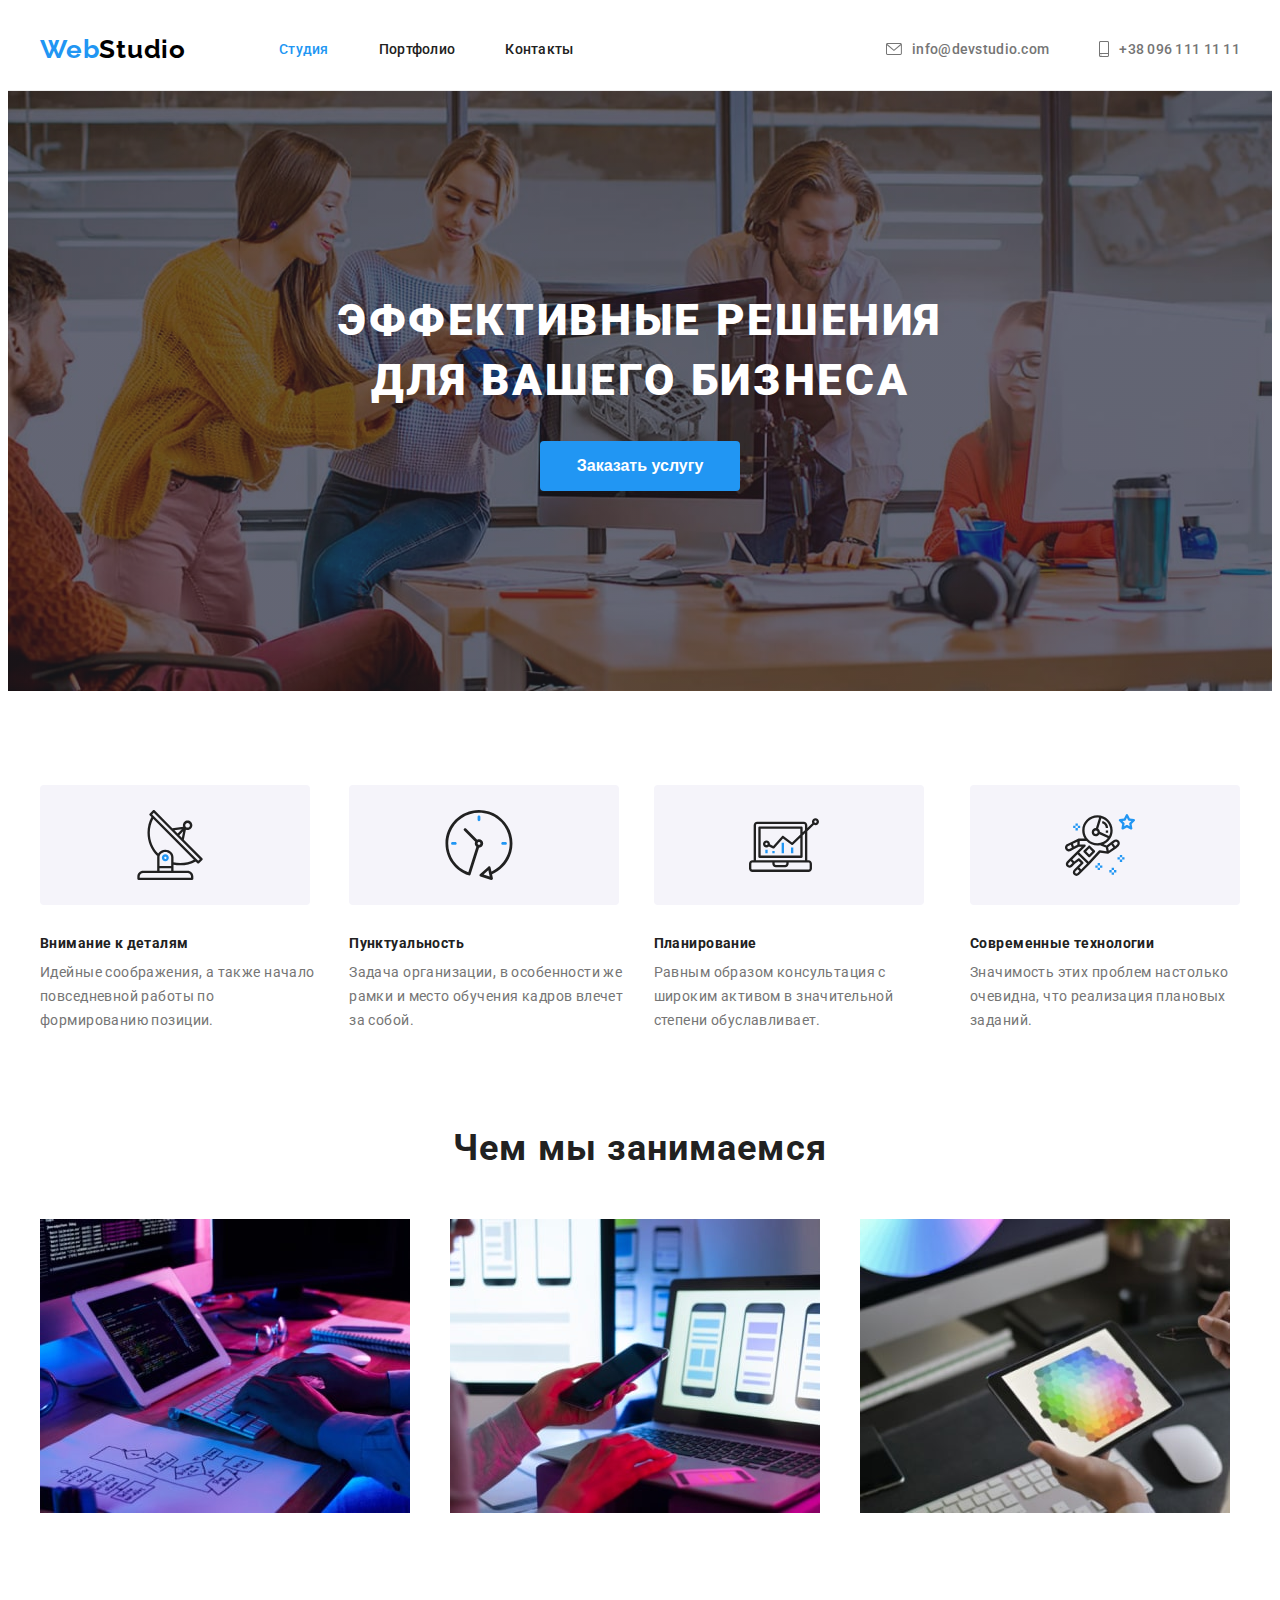
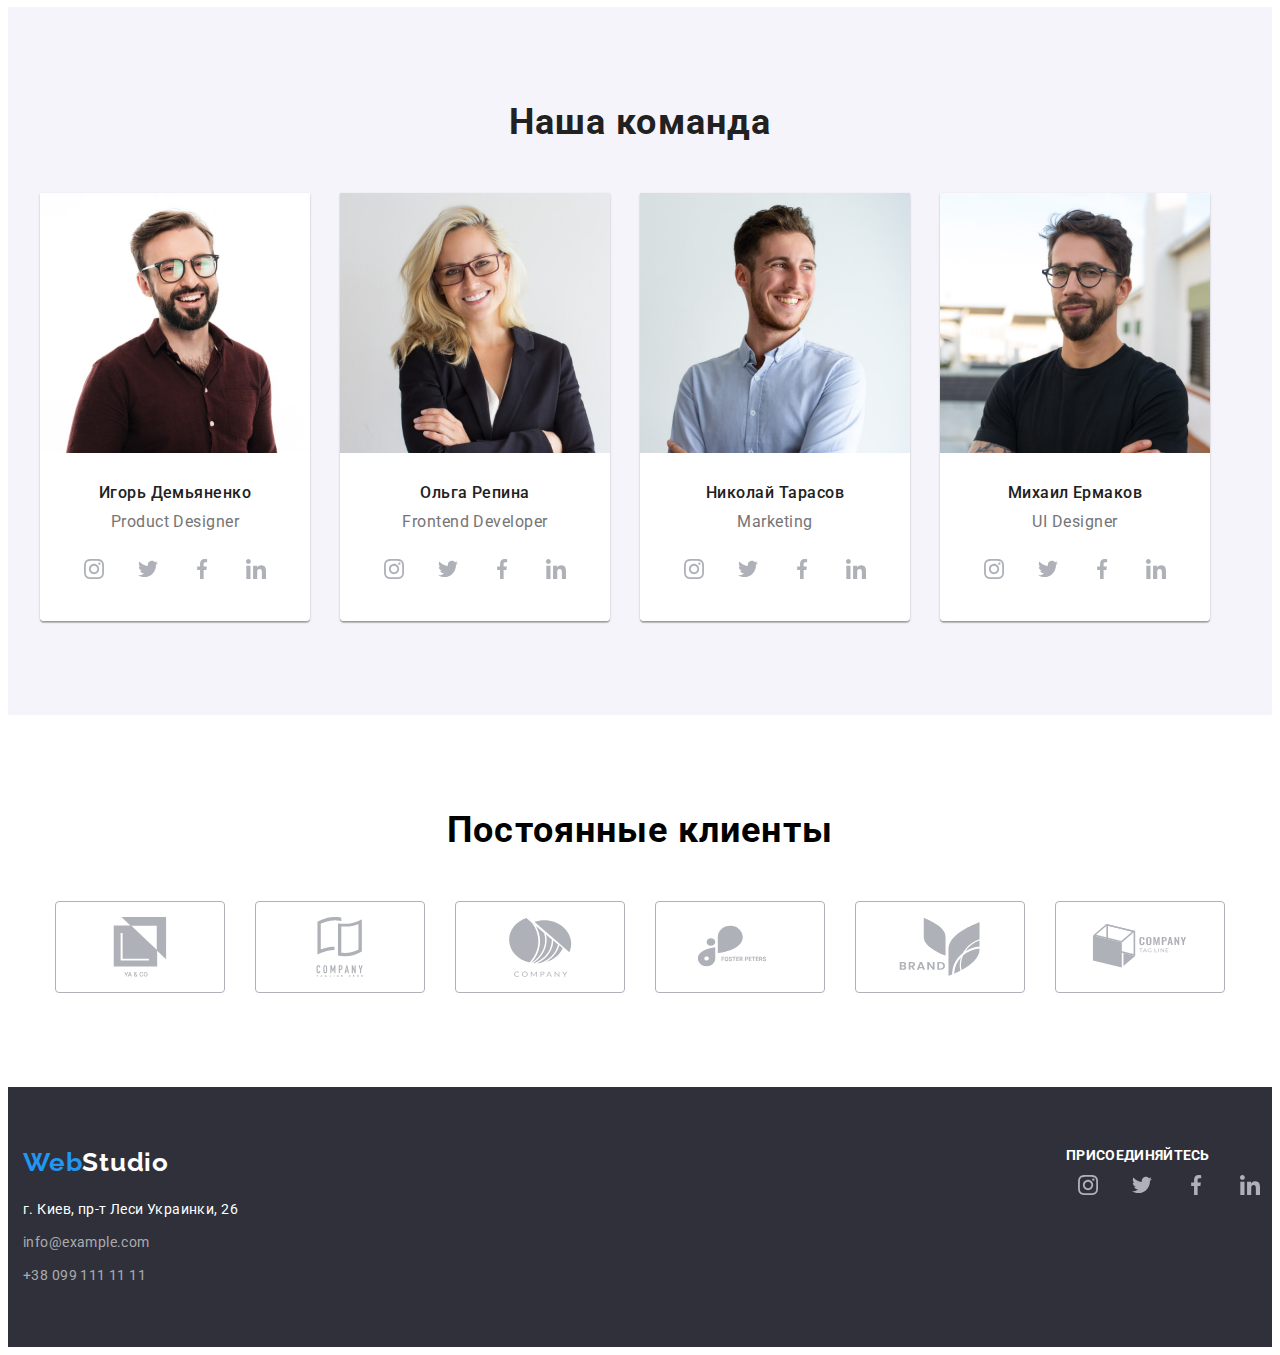
<file: index.html>
<!DOCTYPE html>
<html lang="ru">

<head>
    <meta charset="UTF-8">
    <meta http-equiv="X-UA-Compatible" content="IE=edge">
    <meta name="viewport" content="width=device-width, initial-scale=1.0">
    <title>Document</title>
    <link rel="preconnect" href="https://fonts.googleapis.com">
    <link rel="preconnect" href="https://fonts.gstatic.com" crossorigin>
    <link
        href="https://fonts.googleapis.com/css2?family=Raleway:wght@700&family=Roboto:wght@400;500;700;900&display=swap"
        rel="stylesheet">
    <link rel="stylesheet" href="https://cdnjs.cloudflare.com/ajax/libs/modern-normalize/1.1.0/modern-normalize.min.css"
        integrity="sha512-wpPYUAdjBVSE4KJnH1VR1HeZfpl1ub8YT/NKx4PuQ5NmX2tKuGu6U/JRp5y+Y8XG2tV+wKQpNHVUX03MfMFn9Q=="
        crossorigin="anonymous" referrerpolicy="no-referrer" />
    <link rel="stylesheet" href="./css/style.css">
</head>

<body>
    <header class="header">
        <div class="container header-container">
            <nav class="header-nav">
                <a href="./portfolio.html" class="header-logo link"><span class="logo-web">Web</span>Studio</a>
                <ul class="nav-list">
                    <li class="nav-item"><a class="nav-link link current" href="">Студия</a></li>
                    <li class="nav-item"><a class="nav-link link" href="./portfolio.html">Портфолио</a></li>
                    <li class="nav-item"><a class="nav-link link" href="">Контакты</a></li>
                </ul>
            </nav>
            <ul class="header-contact">
                <li class="header-contact-item"><a class="header-contact-link link" href="mailto:info@devstudio.com">
                        <svg class="contact-icon" width="16" height="12">
                            <use href="./img-jpeg/icon/sprite.svg#icon-envelope"></use>
                        </svg>info@devstudio.com</a></li>
                <li class="header-contact-item"><a class="header-contact-link link" href="tel:+380961111111">
                        <svg class="contact-icon" width="10" height="16">
                            <use href="./img-jpeg/icon/sprite.svg#icon-smartphone"></use>
                        </svg>+38 096 111
                        11
                        11</a></li>
            </ul>
        </div>
    </header>
    <main>
        <section class="hero">
            <div class="hero-container container">
                <h1 class="hero-title">Эффективные решения для вашего бизнеса</h1>
                <button class="btn" type="button">Заказать услугу</button>
            </div>
        </section>
        <section class="section">
            <div class="container">
                <h2 class="visually-hidden">Наши преймущества</h2>
                <ul class="hero-list list">
                    <li class="hero-item">
                        <div class="hero-div-svg">
                            <svg class="contact-icon" width="70" height="70">
                                <use href="./img-jpeg/icon/sprite.svg#icon-antenna"></use>
                            </svg>
                        </div>
                        <h3 class="hero-item-title">Внимание к деталям</h3>
                        <p class="hero-item-text">Идейные соображения, а также начало повседневной работы по
                            формированию позиции.</p>
                    </li>
                    <li class="hero-item">
                        <div class="hero-div-svg">
                            <svg class="contact-icon" width="70" height="70">
                                <use href="./img-jpeg/icon/sprite.svg#icon-clock"></use>
                            </svg>
                        </div>
                        <h3 class="hero-item-title">Пунктуальность</h3>
                        <p class="hero-item-text">Задача организации, в особенности же рамки и место обучения кадров
                            влечет за собой.</p>
                    </li>
                    <li class="hero-item">
                        <div class="hero-div-svg">
                            <svg class="contact-icon" width="70" height="70">
                                <use href="./img-jpeg/icon/sprite.svg#icon-diagram"></use>
                            </svg>
                        </div>
                        <h3 class="hero-item-title">Планирование</h3>
                        <p class="hero-item-text">Равным образом консультация с широким активом в значительной степени
                            обуславливает.</p>
                    </li>
                    <li class="hero-item">
                        <div class="hero-div-svg">
                            <svg class="contact-icon" width="70" height="70">
                                <use href="./img-jpeg/icon/sprite.svg#icon-astronaut"></use>
                            </svg>
                        </div>
                        <h3 class="hero-item-title">Современные технологии</h3>
                        <p class="hero-item-text">Значимость этих проблем настолько очевидна, что реализация плановых
                            заданий.</p>
                    </li>
                </ul>
            </div>
        </section>
        <section class="section skills">
            <div class="container">
                <h2 class="skills-title">Чем мы занимаемся</h2>
                <ul class="skills-list">
                    <li class="skills-item">
                        <img src="./img-jpeg/about/box1.jpg" alt="программирование">
                    </li>
                    <li class="skills-item"><img src="./img-jpeg/about/box2.jpg" alt="мобильные приложения">
                    </li>
                    <li class="skills-item"><img src="./img-jpeg/about/box3.jpg" alt="игры">
                    </li>
                </ul>
            </div>
        </section>
        <section class="section team">
            <div class="container">
                <h2 class="team-title">Наша команда</h2>
                <ul class="team-list">
                    <li class="team-item">
                        <img class="team-img" src="./img-jpeg/team/igor.jpg" alt="Игорь" width="270" height="260">
                        <div class="team-div">
                            <h3 class="team-item-title">Игорь Демьяненко</h3>
                            <p class="team-item-text" lang="en">Product Designer</p>
                            <ul class="team-social social-list">
                                <li class="social-item list">
                                    <a href="" class="social-link link">
                                        <svg class="social-icon">
                                            <use href="./img-jpeg/icon/sprite.svg#icon-instagram "></use>
                                        </svg>
                                    </a>
                                </li>
                                <li class="social-item list">
                                    <a href="" class="social-link link">
                                        <svg class="social-icon">
                                            <use href="./img-jpeg/icon/sprite.svg#icon-twitter "></use>
                                        </svg>
                                    </a>
                                </li>
                                <li class="social-item list">
                                    <a href="" class="social-link link">
                                        <svg class="social-icon">
                                            <use href="./img-jpeg/icon/sprite.svg#icon-facebook "></use>
                                        </svg>
                                    </a>
                                </li>
                                <li class="social-item list">
                                    <a href="" class="social-link link">
                                        <svg class="social-icon">
                                            <use href="./img-jpeg/icon/sprite.svg#icon-linkedin "></use>
                                        </svg>
                                    </a>
                                </li>
                            </ul>
                        </div>
                    </li>
                    <li class="team-item">
                        <img class="team-img" src="./img-jpeg/team/olga.jpg" alt="Ольга" width="270" height="260">
                        <div class="team-div">
                            <h3 class="team-item-title">Ольга Репина</h3>
                            <p class="team-item-text" lang="en">Frontend Developer</p>
                            <ul class="team-social social-list">
                                <li class="social-item list">
                                    <a href="" class="social-link link">
                                        <svg class="social-icon">
                                            <use href="./img-jpeg/icon/sprite.svg#icon-instagram "></use>
                                        </svg>
                                    </a>
                                </li>
                                <li class="social-item list">
                                    <a href="" class="social-link link">
                                        <svg class="social-icon">
                                            <use href="./img-jpeg/icon/sprite.svg#icon-twitter "></use>
                                        </svg>
                                    </a>
                                </li>
                                <li class="social-item list">
                                    <a href="" class="social-link link">
                                        <svg class="social-icon">
                                            <use href="./img-jpeg/icon/sprite.svg#icon-facebook "></use>
                                        </svg>
                                    </a>
                                </li>
                                <li class="social-item list">
                                    <a href="" class="social-link link">
                                        <svg class="social-icon">
                                            <use href="./img-jpeg/icon/sprite.svg#icon-linkedin "></use>
                                        </svg>
                                    </a>
                                </li>
                            </ul>
                        </div>
                    </li>
                    <li class="team-item">
                        <img class="team-img" src="./img-jpeg/team/nikolay.jpg" alt="Николай" width="270" height="260">
                        <div class="team-div">
                            <h3 class="team-item-title">Николай Тарасов</h3>
                            <p class="team-item-text" lang="en">Marketing</p>
                            <ul class="team-social social-list">
                                <li class="social-item list">
                                    <a href="" class="social-link link">
                                        <svg class="social-icon">
                                            <use href="./img-jpeg/icon/sprite.svg#icon-instagram "></use>
                                        </svg>
                                    </a>
                                </li>
                                <li class="social-item list">
                                    <a href="" class="social-link link">
                                        <svg class="social-icon">
                                            <use href="./img-jpeg/icon/sprite.svg#icon-twitter "></use>
                                        </svg>
                                    </a>
                                </li>
                                <li class="social-item list">
                                    <a href="" class="social-link link">
                                        <svg class="social-icon">
                                            <use href="./img-jpeg/icon/sprite.svg#icon-facebook "></use>
                                        </svg>
                                    </a>
                                </li>
                                <li class="social-item list">
                                    <a href="" class="social-link link">
                                        <svg class="social-icon">
                                            <use href="./img-jpeg/icon/sprite.svg#icon-linkedin "></use>
                                        </svg>
                                    </a>
                                </li>
                            </ul>
                        </div>
                    </li>
                    <li class="team-item">
                        <img class="team-img" src="./img-jpeg/team/mikhail.jpg" alt="Михаил" width="270" height="260">
                        <div class="team-div">
                            <h3 class="team-item-title">Михаил Ермаков</h3>
                            <p class="team-item-text" lang="en">UI Designer</p>
                            <ul class="team-social social-list">
                                <li class="social-item list">
                                    <a href="" class="social-link link">
                                        <svg class="social-icon">
                                            <use href="./img-jpeg/icon/sprite.svg#icon-instagram "></use>
                                        </svg>
                                    </a>
                                </li>
                                <li class="social-item list">
                                    <a href="" class="social-link link">
                                        <svg class="social-icon">
                                            <use href="./img-jpeg/icon/sprite.svg#icon-twitter "></use>
                                        </svg>
                                    </a>
                                </li>
                                <li class="social-item list">
                                    <a href="" class="social-link link">
                                        <svg class="social-icon">
                                            <use href="./img-jpeg/icon/sprite.svg#icon-facebook "></use>
                                        </svg>
                                    </a>
                                </li>
                                <li class="social-item list">
                                    <a href="" class="social-link link">
                                        <svg class="social-icon">
                                            <use href="./img-jpeg/icon/sprite.svg#icon-linkedin "></use>
                                        </svg>
                                    </a>
                                </li>
                            </ul>
                        </div>
                    </li>
                </ul>
            </div>
        </section>
        <section class="section">
            <h2 class="clients-title">Постоянные клиенты</h2>
            <ul class="clients-list ">
                <li class="clients-item"><a class="clients-link" href=""><svg class="clients-svg" width="106"
                            height="60">
                            <use href="./img-jpeg/icon/sprite.svg#icon-group "></use>
                        </svg></a></li>
                <li class="clients-item"><a class="clients-link" href=""><svg class="clients-svg" width="106"
                            height="60">
                            <use href="./img-jpeg/icon/sprite.svg#icon-group1 "></use>
                        </svg></a></li>
                <li class="clients-item"><a class="clients-link" href=""><svg class="clients-svg" width="106"
                            height="60">
                            <use href="./img-jpeg/icon/sprite.svg#icon-group2 "></use>
                        </svg></a></li>
                <li class="clients-item"><a class="clients-link" href=""><svg class="clients-svg" width="106"
                            height="60">
                            <use href="./img-jpeg/icon/sprite.svg#icon-group3 "></use>
                        </svg></a></li>
                <li class="clients-item"><a class="clients-link" href=""><svg class="clients-svg" width="106"
                            height="60">
                            <use href="./img-jpeg/icon/sprite.svg#icon-group4 "></use>
                        </svg></a></li>
                <li class="clients-item"><a class="clients-link" href=""><svg class="clients-svg" width="106"
                            height="60">
                            <use href="./img-jpeg/icon/sprite.svg#icon-group5 "></use>
                        </svg></a></li>
            </ul>
        </section>
    </main>
    <footer class="footer">
        <div class="container">
            <a href="./portfolio.html" class="footer-logo link"><span class="logo-web">Web</span>Studio</a>
            <address>
                <ul class="footer-list">
                    <li class="footer-item">
                        <a class="footer-item-addres link" href="google.maps">г. Киев, пр-т Леси Украинки, 26</a>
                    </li>
                    <li class="footer-item">
                        <a class="footer-item-link link" href="mailto:info@example.com">info@example.com</a>
                    </li>
                    <li class="footer-item">
                        <a class="footer-item-link link" href="tel:+380991111111">+38 099 111 11 11</a>
                    </li>
                </ul>
            </address>
        </div>
        <div>
            <p class="footer-text">присоединяйтесь</p>
            <ul class="team-social social-list">
                <li class="social-item list">
                    <a href="" class="social-link link">
                        <svg class="social-icon">
                            <use href="./img-jpeg/icon/sprite.svg#icon-instagram "></use>
                        </svg>
                    </a>
                </li>
                <li class="social-item list">
                    <a href="" class="social-link link">
                        <svg class="social-icon">
                            <use href="./img-jpeg/icon/sprite.svg#icon-twitter "></use>
                        </svg>
                    </a>
                </li>
                <li class="social-item list">
                    <a href="" class="social-link link">
                        <svg class="social-icon">
                            <use href="./img-jpeg/icon/sprite.svg#icon-facebook "></use>
                        </svg>
                    </a>
                </li>
                <li class="social-item list">
                    <a href="" class="social-link link">
                        <svg class="social-icon">
                            <use href="./img-jpeg/icon/sprite.svg#icon-linkedin "></use>
                        </svg>
                    </a>
                </li>
            </ul>
        </div>
    </footer>
</body>

</html>
</file>
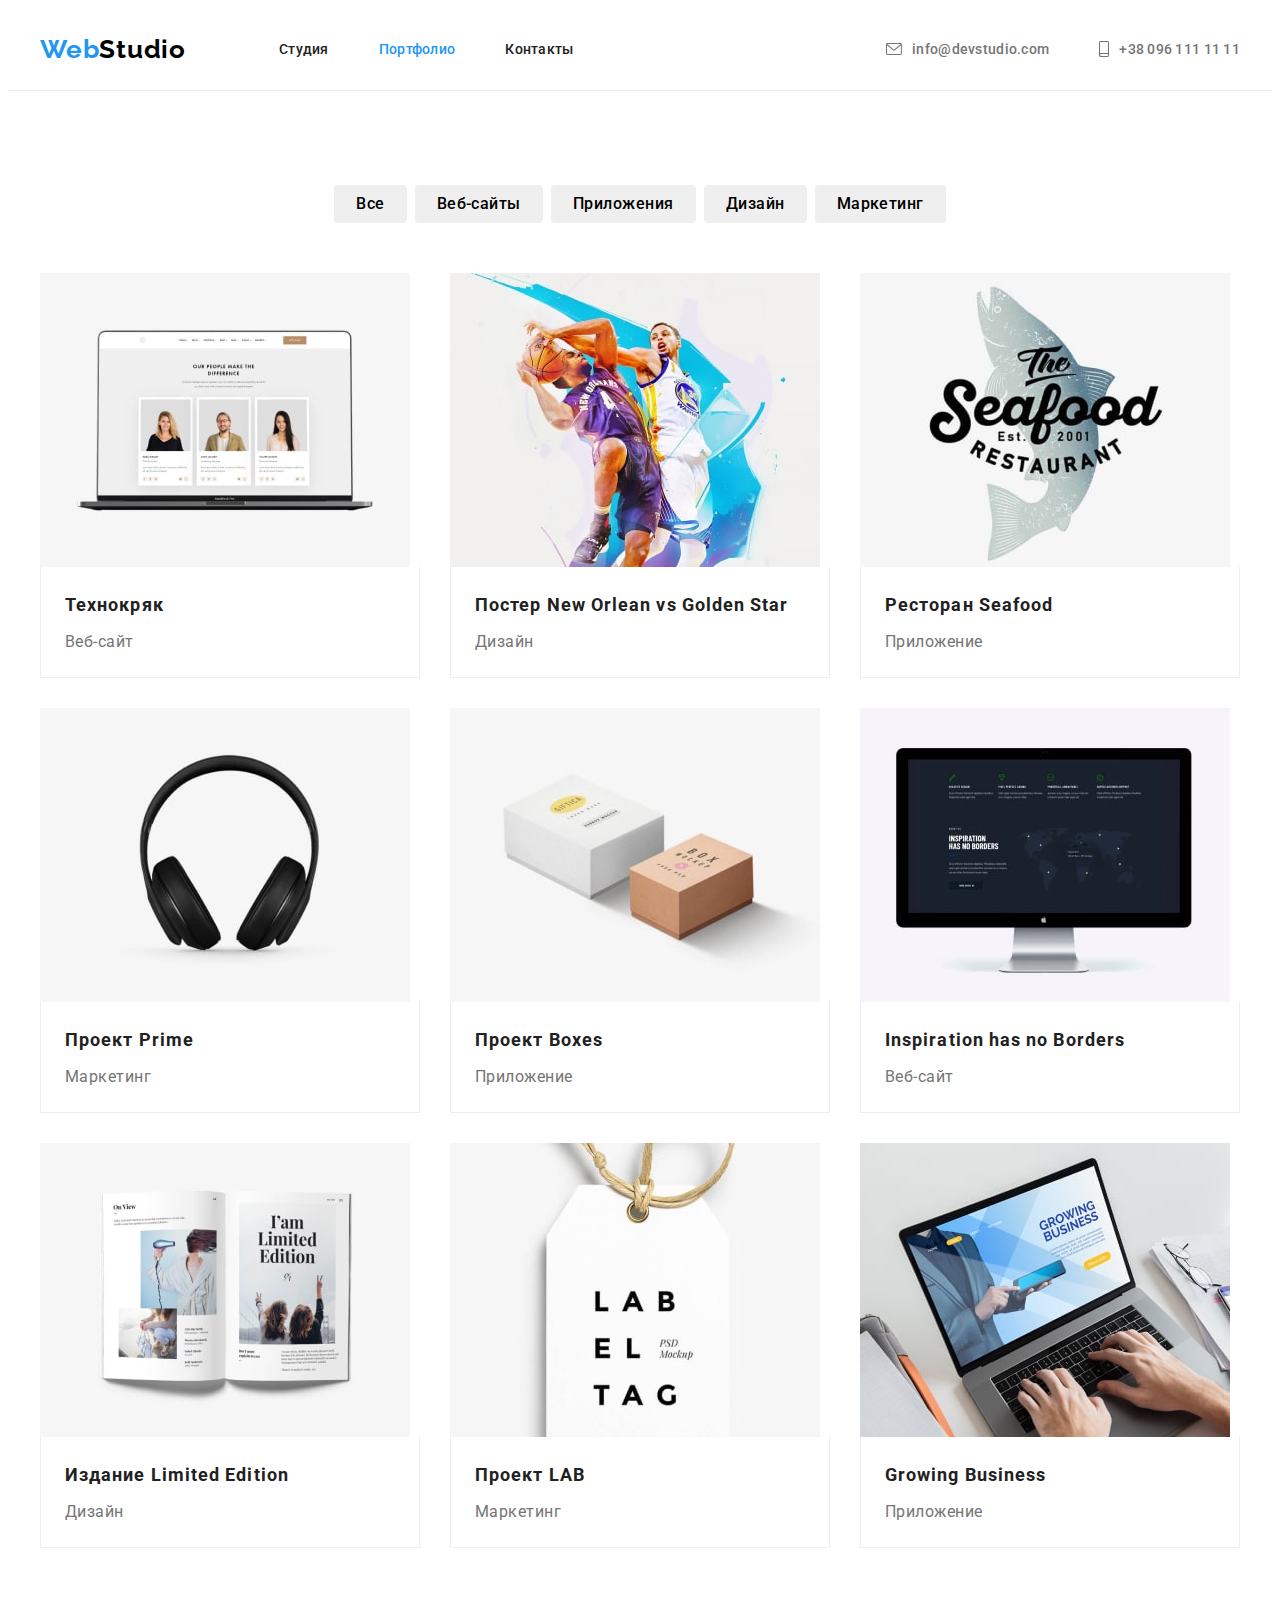
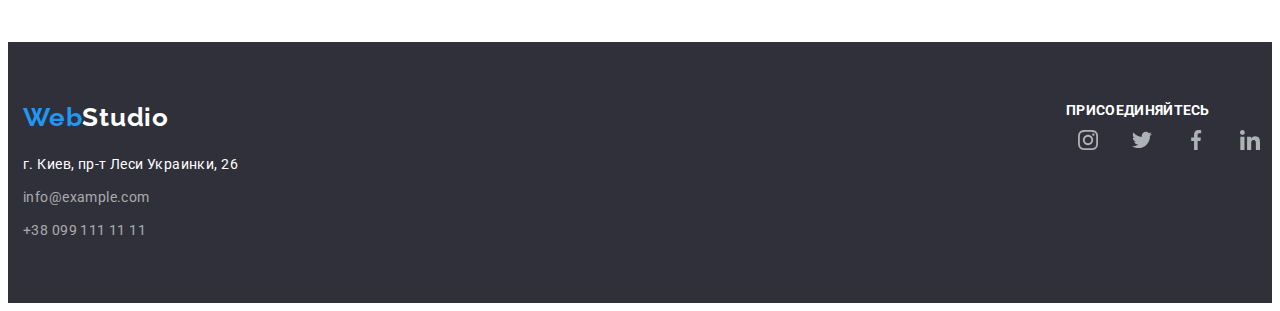
<file: portfolio.html>
<!DOCTYPE html>
<html lang="ru">

<head>
    <meta charset="UTF-8">
    <meta http-equiv="X-UA-Compatible" content="IE=edge">
    <meta name="viewport" content="width=device-width, initial-scale=1.0">
    <title>Document</title>
    <link rel="preconnect" href="https://fonts.googleapis.com">
    <link rel="preconnect" href="https://fonts.gstatic.com" crossorigin>
    <link
        href="https://fonts.googleapis.com/css2?family=Raleway:wght@700&family=Roboto:wght@400;500;700;900&display=swap"
        rel="stylesheet">
    <link rel="stylesheet" href="https://cdnjs.cloudflare.com/ajax/libs/modern-normalize/1.1.0/modern-normalize.min.css"
        integrity="sha512-wpPYUAdjBVSE4KJnH1VR1HeZfpl1ub8YT/NKx4PuQ5NmX2tKuGu6U/JRp5y+Y8XG2tV+wKQpNHVUX03MfMFn9Q=="
        crossorigin="anonymous" referrerpolicy="no-referrer" />
    <link rel="stylesheet" href="./css/style.css">
</head>

<body>
    <header class="header">
        <div class="container header-container">
            <nav class="header-nav">
                <a href="./index.html" class="header-logo link"><span class="logo-web">Web</span>Studio</a>
                <ul class="nav-list list">
                    <li class="nav-item"><a class="nav-link link" href="">Студия</a></li>
                    <li class="nav-item"><a class="nav-link link current" href="./portfolio.html">Портфолио</a></li>
                    <li class="nav-item"><a class="nav-link link" href="">Контакты</a></li>
                </ul>
            </nav>
            <ul class="header-contact list">
                <li class="header-contact-item"><a class="header-contact-link link"
                        href="mailto:info@devstudio.com"><svg class="contact-icon" width="16" height="12">
                            <use href="./img-jpeg/icon/sprite.svg#icon-envelope"></use>
                        </svg>info@devstudio.com</a>
                </li>
                <li class="header-contact-item"><a class="header-contact-link link" href="tel:+380961111111">
                        <svg class="contact-icon" width="10" height="16">
                            <use href="./img-jpeg/icon/sprite.svg#icon-smartphone"></use>
                        </svg>+38 096 111 11 11</a></li>
            </ul>
        </div>
    </header>
    <section class="section">
        <div class="container">
            <h1 class="visually-hidden">Заголовок</h1>
            <ul class="filter-list">
                <li class="filter-item">
                    <button class="filter-btn" type="button">Все</button>
                </li>
                <li class="filter-item">
                    <button class="filter-btn" type="button">Веб-сайты</button>
                </li>
                <li class="filter-item">
                    <button class="filter-btn" type="button">Приложения</button>
                </li>
                <li class="filter-item">
                    <button class="filter-btn" type="button">Дизайн</button>
                </li>
                <li class="filter-item">
                    <button class="filter-btn" type="button">Маркетинг</button>
                </li>
            </ul>
            <ul class="filter-about list">
                <li class="filter-about-item">
                    <a class="about-link link" href=""><img class="filter-img" src="./img-jpeg/portfolio/img.jpg"
                            alt="Вэб-сайт">
                        <div class="filter-container">
                            <h2 class="filter-about-title">
                                Технокряк
                            </h2>
                            <p class="filter-about-text">
                                Веб-сайт
                            </p>
                        </div>
                    </a>
                </li>
                <li class="filter-about-item">
                    <a class="about-link link" href=""><img class="filter-img" src="./img-jpeg/portfolio/img1.jpg"
                            alt="Баскет">
                        <div class="filter-container">
                            <h2 class="filter-about-title">
                                Постер New Orlean vs Golden Star
                            </h2>
                            <p class="filter-about-text">
                                Дизайн
                            </p>
                        </div>
                    </a>

                </li>
                <li class="filter-about-item">
                    <a class="about-link link" href=""><img class="filter-img" src="./img-jpeg/portfolio/img2.jpg"
                            alt="Ресторан">
                        <div class="filter-container">
                            <h2 class="filter-about-title">
                                Ресторан Seafood
                            </h2>
                            <p class="filter-about-text">
                                Приложение
                            </p>
                        </div>
                    </a>

                </li>
                <li class="filter-about-item">
                    <a class="about-link link" href=""><img class="filter-img" src="./img-jpeg/portfolio/img3.jpg"
                            alt="Наушники">
                        <div class="filter-container">
                            <h2 class="filter-about-title">
                                Проект Prime
                            </h2>
                            <p class="filter-about-text">
                                Маркетинг
                            </p>
                        </div>
                    </a>

                </li>
                <li class="filter-about-item">
                    <a class="about-link link" href=""><img class="filter-img" src="./img-jpeg/portfolio/img4.jpg"
                            alt="Коробки">
                        <div class="filter-container">
                            <h2 class="filter-about-title">
                                Проект Boxes
                            </h2>
                            <p class="filter-about-text">
                                Приложение
                            </p>
                        </div>
                    </a>

                </li>
                <li class="filter-about-item">
                    <a class="about-link link" href=""><img class="filter-img" src="./img-jpeg/portfolio/img5.jpg"
                            alt="Компьютер">
                        <div class="filter-container">
                            <h2 class="filter-about-title">
                                Inspiration has no Borders
                            </h2>
                            <p class="filter-about-text">
                                Веб-сайт
                            </p>
                        </div>
                    </a>

                </li>
                <li class="filter-about-item">
                    <a class="about-link link" href=""><img class="filter-img" src="./img-jpeg/portfolio/img6.jpg"
                            alt="Книга">
                        <div class="filter-container">
                            <h2 class="filter-about-title">
                                Издание Limited Edition
                            </h2>
                            <p class="filter-about-text">
                                Дизайн
                            </p>
                        </div>
                    </a>

                </li>
                <li class="filter-about-item">
                    <a class="about-link link" href=""><img class="filter-img" src="./img-jpeg/portfolio/img7.jpg"
                            alt="Лейбл">
                        <div class="filter-container">
                            <h2 class="filter-about-title">
                                Проект LAB
                            </h2>
                            <p class="filter-about-text">
                                Маркетинг
                            </p>
                        </div>
                    </a>

                </li>
                <li class="filter-about-item">
                    <a class="about-link link" href=""><img class="filter-img" src="./img-jpeg/portfolio/img8.jpg"
                            alt="Ноутбук">
                        <div class="filter-container">
                            <h2 class="filter-about-title">
                                Growing Business
                            </h2>
                            <p class="filter-about-text">
                                Приложение
                            </p>
                        </div>
                    </a>

                </li>
            </ul>
        </div>
    </section>
</body>
<footer class="footer">
    <div class="container-footer container">
        <a href="./index.html" class="footer-logo link"><span class="logo-web">Web</span>Studio</a>
        <address>
            <ul class="footer-list list">
                <li class="footer-item">
                    <a class="footer-item-addres link" href="google.maps">г. Киев, пр-т Леси Украинки, 26</a>
                </li>
                <li class="footer-item">
                    <a class="footer-item-link link" href="mailto:info@example.com">info@example.com</a>
                </li>
                <li class="footer-item">
                    <a class="footer-item-link link" href="tel:+380991111111">+38 099 111 11 11</a>
                </li>
            </ul>
        </address>
    </div>
    <div>
        <p class="footer-text">присоединяйтесь</p>
        <ul class="team-social social-list">
            <li class="social-item list">
                <a href="" class="social-link link">
                    <svg class="social-icon">
                        <use href="./img-jpeg/icon/sprite.svg#icon-instagram "></use>
                    </svg>
                </a>
            </li>
            <li class="social-item list">
                <a href="" class="social-link link">
                    <svg class="social-icon">
                        <use href="./img-jpeg/icon/sprite.svg#icon-twitter "></use>
                    </svg>
                </a>
            </li>
            <li class="social-item list">
                <a href="" class="social-link link">
                    <svg class="social-icon">
                        <use href="./img-jpeg/icon/sprite.svg#icon-facebook "></use>
                    </svg>
                </a>
            </li>
            <li class="social-item list">
                <a href="" class="social-link link">
                    <svg class="social-icon">
                        <use href="./img-jpeg/icon/sprite.svg#icon-linkedin "></use>
                    </svg>
                </a>
            </li>
        </ul>
    </div>
</footer>
</body>

</html>
</file>
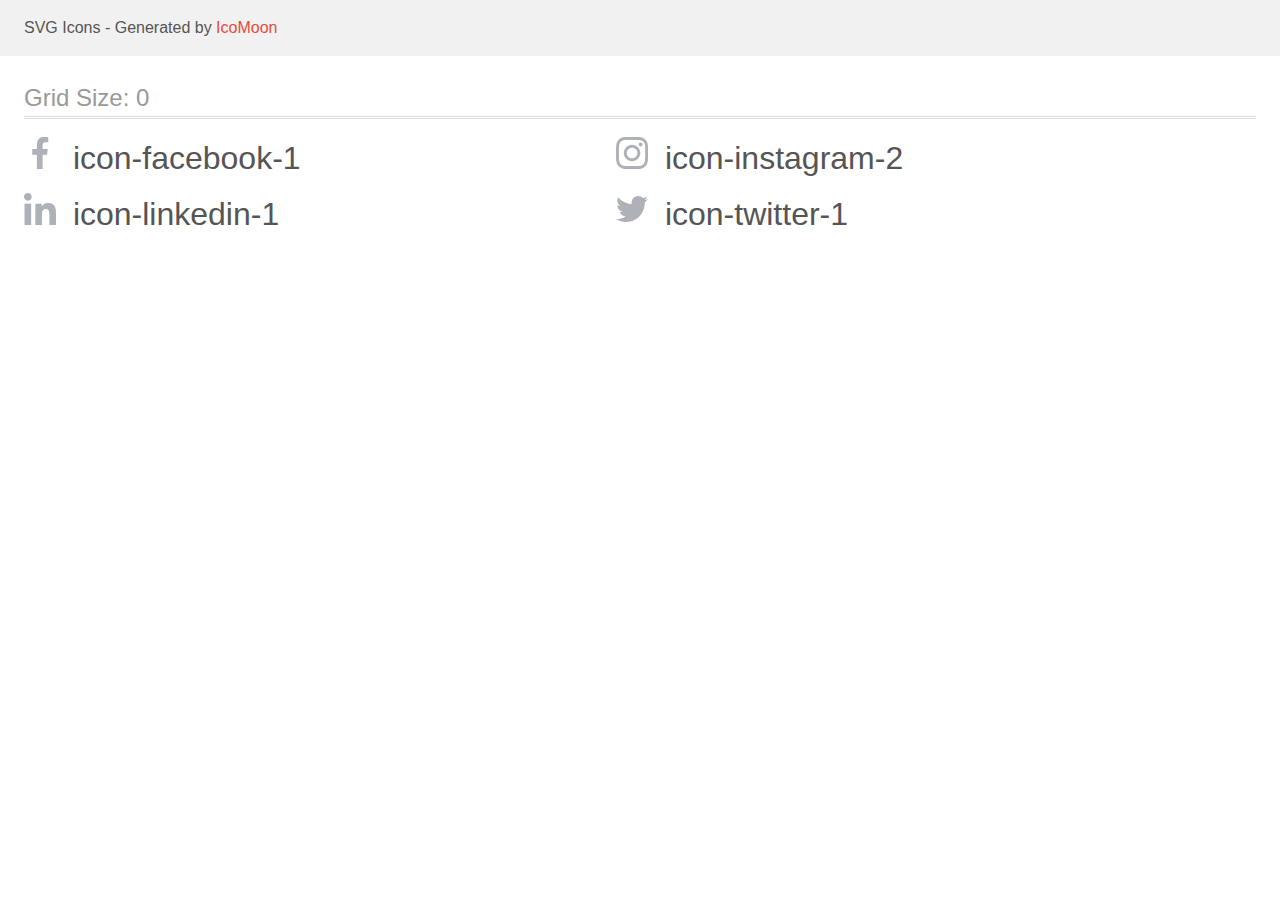
<file: img-jpeg/icon/icomoon/demo.html>
<!doctype html>
<html>
<head>
    <title>IcoMoon - SVG Icons</title>
    <meta charset="utf-8">
    <meta name="viewport" content="width=device-width, initial-scale=1">
    <link rel="stylesheet" href="demo-files/demo.css">
    <link rel="stylesheet" href="style.css">
</head>
<body>
<svg aria-hidden="true" style="position: absolute; width: 0; height: 0; overflow: hidden;" version="1.1" xmlns="http://www.w3.org/2000/svg" xmlns:xlink="http://www.w3.org/1999/xlink">
<defs>
<symbol id="icon-facebook-1" viewBox="0 0 32 32">
<path fill="#afb1b8" style="fill: var(--color1, #afb1b8)" d="M21.329 5.313h2.921v-5.088c-0.504-0.069-2.237-0.225-4.256-0.225-4.212 0-7.097 2.649-7.097 7.519v4.481h-4.648v5.688h4.648v14.312h5.699v-14.311h4.46l0.708-5.688h-5.169v-3.919c0.001-1.644 0.444-2.769 2.735-2.769z"></path>
</symbol>
<symbol id="icon-instagram-2" viewBox="0 0 32 32">
<path fill="#afb1b8" style="fill: var(--color1, #afb1b8)" d="M31.969 9.408c-0.075-1.7-0.35-2.869-0.744-3.882-0.406-1.075-1.032-2.038-1.851-2.838-0.8-0.813-1.769-1.444-2.832-1.844-1.019-0.394-2.182-0.669-3.882-0.744-1.713-0.081-2.257-0.1-6.601-0.1s-4.888 0.019-6.595 0.094c-1.7 0.075-2.869 0.35-3.882 0.744-1.075 0.406-2.038 1.031-2.838 1.85-0.813 0.8-1.444 1.769-1.844 2.832-0.394 1.019-0.669 2.182-0.744 3.882-0.081 1.713-0.1 2.257-0.1 6.601s0.019 4.888 0.094 6.595c0.075 1.7 0.35 2.869 0.744 3.882 0.406 1.075 1.038 2.038 1.85 2.838 0.8 0.813 1.769 1.444 2.832 1.844 1.019 0.394 2.182 0.669 3.882 0.744 1.706 0.075 2.25 0.094 6.595 0.094s4.888-0.019 6.595-0.094c1.7-0.075 2.869-0.35 3.882-0.744 2.151-0.832 3.851-2.532 4.682-4.682 0.394-1.019 0.669-2.182 0.744-3.882 0.075-1.707 0.094-2.251 0.094-6.595s-0.006-4.888-0.081-6.595zM29.087 22.473c-0.069 1.563-0.331 2.407-0.55 2.969-0.538 1.394-1.644 2.5-3.038 3.038-0.563 0.219-1.413 0.481-2.969 0.55-1.688 0.075-2.194 0.094-6.464 0.094s-4.782-0.019-6.464-0.094c-1.563-0.069-2.407-0.331-2.969-0.55-0.694-0.256-1.325-0.663-1.838-1.194-0.531-0.519-0.938-1.144-1.194-1.838-0.219-0.563-0.481-1.413-0.55-2.969-0.075-1.688-0.094-2.194-0.094-6.464s0.019-4.782 0.094-6.464c0.069-1.563 0.331-2.407 0.55-2.969 0.256-0.694 0.663-1.325 1.2-1.838 0.519-0.531 1.144-0.938 1.838-1.194 0.563-0.219 1.413-0.481 2.969-0.55 1.688-0.075 2.194-0.094 6.464-0.094 4.276 0 4.782 0.019 6.464 0.094 1.563 0.069 2.407 0.331 2.969 0.55 0.694 0.256 1.325 0.662 1.838 1.194 0.531 0.519 0.938 1.144 1.194 1.838 0.219 0.563 0.481 1.413 0.55 2.969 0.075 1.688 0.094 2.194 0.094 6.464s-0.019 4.77-0.094 6.458z"></path>
<path fill="#afb1b8" style="fill: var(--color1, #afb1b8)" d="M16.059 7.783c-4.538 0-8.22 3.682-8.22 8.22s3.682 8.22 8.22 8.22c4.539 0 8.22-3.682 8.22-8.22s-3.682-8.22-8.22-8.22zM16.059 21.335c-2.944 0-5.332-2.388-5.332-5.332s2.388-5.332 5.332-5.332c2.944 0 5.332 2.388 5.332 5.332s-2.388 5.332-5.332 5.332z"></path>
<path fill="#afb1b8" style="fill: var(--color1, #afb1b8)" d="M26.524 7.458c0 1.060-0.859 1.919-1.919 1.919s-1.919-0.859-1.919-1.919c0-1.060 0.859-1.919 1.919-1.919s1.919 0.859 1.919 1.919z"></path>
</symbol>
<symbol id="icon-linkedin-1" viewBox="0 0 32 32">
<path fill="#afb1b8" style="fill: var(--color1, #afb1b8)" d="M31.992 32v-0.001h0.008v-11.736c0-5.741-1.236-10.164-7.948-10.164-3.227 0-5.392 1.771-6.276 3.449h-0.093v-2.913h-6.364v21.364h6.627v-10.579c0-2.785 0.528-5.479 3.977-5.479 3.399 0 3.449 3.179 3.449 5.657v10.401h6.62z"></path>
<path fill="#afb1b8" style="fill: var(--color1, #afb1b8)" d="M0.528 10.636h6.635v21.364h-6.635v-21.364z"></path>
<path fill="#afb1b8" style="fill: var(--color1, #afb1b8)" d="M3.843 0c-2.121 0-3.843 1.721-3.843 3.843s1.721 3.879 3.843 3.879c2.121 0 3.843-1.757 3.843-3.879-0.001-2.121-1.723-3.843-3.843-3.843v0z"></path>
</symbol>
<symbol id="icon-twitter-1" viewBox="0 0 32 32">
<path fill="#afb1b8" style="fill: var(--color1, #afb1b8)" d="M32 6.078c-1.19 0.522-2.458 0.868-3.78 1.036 1.36-0.812 2.398-2.088 2.886-3.626-1.268 0.756-2.668 1.29-4.16 1.588-1.204-1.282-2.92-2.076-4.792-2.076-3.632 0-6.556 2.948-6.556 6.562 0 0.52 0.044 1.020 0.152 1.496-5.454-0.266-10.28-2.88-13.522-6.862-0.566 0.982-0.898 2.106-0.898 3.316 0 2.272 1.17 4.286 2.914 5.452-1.054-0.020-2.088-0.326-2.964-0.808 0 0.020 0 0.046 0 0.072 0 3.188 2.274 5.836 5.256 6.446-0.534 0.146-1.116 0.216-1.72 0.216-0.42 0-0.844-0.024-1.242-0.112 0.85 2.598 3.262 4.508 6.13 4.57-2.232 1.746-5.066 2.798-8.134 2.798-0.538 0-1.054-0.024-1.57-0.090 2.906 1.874 6.35 2.944 10.064 2.944 12.072 0 18.672-10 18.672-18.668 0-0.29-0.010-0.57-0.024-0.848 1.302-0.924 2.396-2.078 3.288-3.406z"></path>
</symbol>
</defs>
</svg>

<header class="bgc1 clearfix">
<div class="mhl">
    <p>SVG Icons - Generated by <a href="https://icomoon.io/app">IcoMoon</a></p>
</div>
</header>
    <div class="clearfix mhl ptl">
        <h1 class="mvm mtn fgc1">Grid Size: 0</h1>
        <div class="glyph fs1">
            <div class="clearfix pbs">
                <svg class="icon icon-facebook-1"><use xlink:href="#icon-facebook-1"></use></svg><span class="name"> icon-facebook-1</span>
            </div>
        </div>
        <div class="glyph fs1">
            <div class="clearfix pbs">
                <svg class="icon icon-instagram-2"><use xlink:href="#icon-instagram-2"></use></svg><span class="name"> icon-instagram-2</span>
            </div>
        </div>
        <div class="glyph fs1">
            <div class="clearfix pbs">
                <svg class="icon icon-linkedin-1"><use xlink:href="#icon-linkedin-1"></use></svg><span class="name"> icon-linkedin-1</span>
            </div>
        </div>
        <div class="glyph fs1">
            <div class="clearfix pbs">
                <svg class="icon icon-twitter-1"><use xlink:href="#icon-twitter-1"></use></svg><span class="name"> icon-twitter-1</span>
            </div>
        </div>
  </div>
<script defer src="svgxuse.js"></script>
</body>
</html>
</file>
<file: css/style.css>
:root {
  --primary-title-color: #ffffff;
  --secondary-title-color: #212121;
  --third-title-color: #212121;
  --primary-text-color: #212121;
  --secondary-text-color: #757575;
  --header-nav-item-color: #212121;
  --header-contact-link-color: #757575;
  --accent-color: #2196f3;
}
/* calc(85 / 74) встроенный калькулятор */
p,
h1,
h2,
h3,
h4,
h5,
h6 {
  margin: 0;
}
ul {
  list-style: none;
  margin: 0;
  padding-left: 0;
}
img {
  display: block;
  max-width: 100%;
  height: auto;
}
.link {
  text-decoration: none;
}
body {
  font-family: "Roboto", sans-serif;
  letter-spacing: 0.02em;
}
.visually-hidden {
  position: absolute;
  width: 1px;
  height: 1px;
  margin: -1px;
  padding: 0;
  overflow: hidden;
  border: 0;
  clip: rect(0 0 0 0);
}
.container {
  width: 1200px;
  margin: 0 auto;
  padding-left: 15px;
  padding-right: 15px;
}
/* -------header------ */
.header {
  border-bottom: 1px solid #ececec;
}
.header-container {
  display: flex;
}
.header-nav {
  display: flex;
  align-items: center;
}
.nav-list {
  display: flex;
  align-items: center;
}
.nav-link {
  display: block;
  padding: 32px 0;
}
.header-contact {
  display: flex;
  margin-left: auto;
  align-items: center;
}
.contact-icon {
  fill: currentColor;
  margin-right: 10px;
}
.header-contact-item {
  display: inline-block;
}
.header-contact-item:not(:last-child) {
  margin-right: 50px;
}
.header .header-logo {
  margin-right: 93px;
}
.nav-item:not(:last-child) {
  margin-right: 50px;
}
.header-logo,
.footer-logo {
  font-family: Raleway;
  font-weight: 700;
  font-size: 26px;
  line-height: calc(31 / 26);
  letter-spacing: 0.03em;
}
.header-logo {
  color: #000000;
}
.footer-logo {
  color: #ffffff;
}
.logo-web {
  color: #2196f3;
}
.nav-item {
  font-weight: 500;
  font-size: 14px;
  line-height: 1.3;
  letter-spacing: 0.02em;
  color: var(--header-nav-item-color);
}
.nav-link {
  color: var(--header-nav-item-color);
}
.nav-link:hover {
  cursor: pointer;
  color: var(--accent-color);
}
.current {
  color: #2196f3;
}
.header-contact-link {
  display: flex;
  padding-top: 32px;
  padding-bottom: 32px;
  font-weight: 500;
  font-size: 14px;
  line-height: 1.3;
  letter-spacing: 0.02em;
  color: var(--header-contact-link-color);
  align-items: center;
}
.header-contact-link:hover,
.header-contact-link:focus {
  color: var(--accent-color);
}
/*--------- hero------ */
.btn {
  width: 200px;
  height: 50px;
  cursor: pointer;
  font-weight: 700;
  font-size: 16px;
  line-height: 1.88;
  color: #ffffff;
  background-color: #2196f3;
  border: transparent;
  border-radius: 4px;
  -webkit-border-radius: 4px;
  -moz-border-radius: 4px;
  -ms-border-radius: 4px;
  -o-border-radius: 4px;
}
.hero {
  flex-grow: 1;
  background-image: linear-gradient(
      rgba(47, 48, 58, 0.4),
      rgba(47, 48, 58, 0.4)
    ),
    url(../img-jpeg/background/family.jpg);
  background-repeat: no-repeat;
  background-position: center;
  background-size: cover;
}
.hero-title {
  max-width: 696px;
  margin: 0 auto;
}
.hero-container {
  display: flex;
  flex-direction: column;
  align-items: center;
}
.section {
  padding-top: 94px;
  padding-bottom: 94px;
}
.hero-list {
  display: flex;
}
.hero-item:not(:last-child) {
  margin-right: 30px;
}
.hero-title {
  font-weight: 900;
  font-size: 44px;
  line-height: 1.36;
  text-align: center;
  letter-spacing: 0.06em;
  text-transform: uppercase;
  color: var(--primary-title-color);
  margin-bottom: 30px;
}
.hero {
  background-color: #2f303a;
  padding-top: 200px;
  padding-bottom: 200px;
}
.hero-item-title {
  font-weight: 700;
  font-size: 14px;
  line-height: calc(16 / 14);
  letter-spacing: 0.03em;
  color: var(--third-title-color);
  margin-bottom: 10px;
}
.hero-item-text {
  font-weight: 400;
  font-size: 14px;
  line-height: 1.71;
  letter-spacing: 0.03em;
  color: var(--secondary-text-color);
}
.hero-div-svg {
  width: 270px;
  height: 120px;
  left: 215px;
  top: 774px;
  background: #f5f4fa;
  border-radius: 4px;
  display: flex;
  justify-content: center;
  align-items: center;
  margin-bottom: 30px;
}
/*--------- skills------ */
.skills {
  padding-top: 0;
}
.skills-list {
  display: flex;
}
.skills-title {
  margin-bottom: 50px;
}
.skills-item {
  flex-basis: calc((100% - 60px) / 3);
}
.skills-item:not(:last-child) {
  margin-right: 30px;
}
.skills-title,
.team-title {
  font-weight: 700;
  font-size: 36px;
  line-height: calc(42 / 36);
  text-align: center;
  letter-spacing: 0.03em;
  color: var(--secondary-title-color);
}
/*--------- team------ */
.team {
  background-color: #f5f4fa;
}
.team-title {
  margin-bottom: 50px;
}
.team-list {
  display: flex;
}
.team-item{
  box-shadow: 0px 1px 3px rgba(0, 0, 0, 0.12), 0px 1px 1px rgba(0, 0, 0, 0.14), 0px 2px 1px rgba(0, 0, 0, 0.2);
border-radius: 0px 0px 4px 4px;
}
.team-item:not(:last-child) {
  margin-right: 30px;
}
.team-div {
  padding-top: 30px;
  padding-bottom: 30px;
  background-color: #ffffff;
border-radius: 0px 0px 4px 4px;
}
.team-item-title {
  font-weight: 500;
  font-size: 16px;
  line-height: calc(19 / 16);
  text-align: center;
  letter-spacing: 0.03em;
  color: var(--third-title-color);
  margin-bottom: 10px;
}
.team-item-text {
  font-weight: 400;
  font-size: 16px;
  line-height: calc(19 / 16);
  text-align: center;
  letter-spacing: 0.03em;
  color: var(--secondary-text-color);
  margin-bottom: 16px;
}
.social-item {
  width: 44px;
  height: 44px;
}
.social-link {
  width: 100%;
  height: 100%;
  display: block;
  border-radius: 50%;
  display: flex;
  align-items: center;
  justify-content: center;
}
.social-link:hover,
.social-link:focus {
  background-color: #2196f3;
}
.social-link:hover .social-icon,
.social-link:focus .social-icon {
  fill: #ffffff;
}
.social-item:not(:last-child) {
  margin-right: 10px;
}
.social-list {
  display: flex;
  justify-content: center;
}
.social-icon {
  width: 20px;
  height: 20px;
  fill: #afb1b8;
}
/* -------- clients------ */
.clients-title {
  padding-bottom: 50px;
  font-weight: 700;
  font-size: 36px;
  line-height: calc(42 / 36);
  justify-content: center;
  text-align: center;
  letter-spacing: 0.03em;
}
.clients-list {
  display: flex;
  justify-content: center;
  align-items: center;
}
.clients-link {
  display: flex;
  justify-content: center;
  align-items: center;
  width: 170px;
  height: 92px;
  border: 1px solid #afb1b8;
  box-sizing: border-box;
  border-radius: 4px;
}
.clients-item {
  display: flex;
  justify-content: center;
  align-items: center;
}
.clients-item:not(:last-child) {
  margin-right: 30px;
}
.clients-svg {
  fill: #afb1b8;
  align-content: center;
  justify-content: center;
}
.clients-link:hover .clients-svg,
.clients-link:focus .clients-svg{
  fill: #2196f3;
}
.clients-link:hover ,
.clients-link:focus {
  border-color: #2196f3;
}
/* -------- footer------ */
.footer {
  display: flex;
  background-color: #2f303a;
  padding-top: 60px;
  padding-bottom: 60px;
}
.footer-logo {
  display: inline-block;
  margin-bottom: 20px;
}
.footer-item:not(:last-child) {
  margin-bottom: 9px;
}
.footer-item-addres,
.footer-item-link {
  font-style: normal;
  font-weight: 400;
  font-size: 14px;
  line-height: 1.71;
  letter-spacing: 0.03em;
  color: #ffffff;
}
.footer-item-link {
  color: rgba(255, 255, 255, 0.6);
}
.footer-text {
  font-weight: bold;
font-size: 14px;
line-height: calc(16 / 14)
letter-spacing: 0.03em;
text-transform: uppercase;
color: #ffffff;
}
.footer-list{
  margin-right: 70px;
}
/*--------- portfolio------ */
/*--------- filter------ */
.filter-container {
  padding: 20px 24px;
  border-right: 1px solid #eeeeee;
  border-bottom: 1px solid #eeeeee;
  border-left: 1px solid #eeeeee;
}
.filter-list {
  display: flex;
  justify-content: center;
  margin-bottom: 50px;
}
.filter-item:not(:last-child) {
  margin-right: 8px;
}
.filter-about {
  display: flex;
  flex-wrap: wrap;
  margin: -15px;
}
.filter-about-item {
  flex-basis: calc((100% - 90px) / 3);
  margin: 15px;
}
.filter-about-title {
  margin-bottom: 4px;
}
.filter-btn {
  padding: 6px 22px;
  cursor: pointer;
  border: transparent;
  border-radius: 4px;
  font-family: inherit;
  border: none;
  font-weight: 500;
  font-size: 16px;
  line-height: 1.62;
  text-align: center;
  letter-spacing: 0.03em;
  border-radius: 4px;
}
.filter-btn:hover,
.filter-btn:focus {
  color: #212121;
  background-color: #f5f4fa;
  box-shadow: 0px 3px 1px rgba(0, 0, 0, 0.1), 0px 1px 2px rgba(0, 0, 0, 0.08), 0px 2px 2px rgba(0, 0, 0, 0.12);
}
.filter-btn:hover,
.filter-btn:focus {
  cursor: pointer;
  color: #ffffff;
  background-color: #2196f3;
}
.filter-about-title {
  font-weight: 700;
  font-size: 18px;
  line-height: 2;
  letter-spacing: 0.06em;
  color: var(--third-title-color);
}
.filter-about-text {
  font-size: 16px;
  line-height: 1.87;
  letter-spacing: 0.03em;
  color: var(--secondary-text-color);
}
.about-link{
  display: block;
}
.about-link:focus,
.about-link:hover{box-shadow: 0px 1px 1px rgb(0 0 0 / 12%), 0px 4px 4px rgb(0 0 0 / 6%), 1px 4px 6px rgb(0 0 0 / 16%);}
</file>
<file: img-jpeg/icon/icomoon/demo-files/demo.css>
body {
  padding: 0;
  margin: 0;
  font-family: sans-serif;
  font-size: 1em;
  line-height: 1.5;
  color: #555;
  background: #fff;
}
h1 {
  font-size: 1.5em;
  font-weight: normal;
  box-shadow: 0 1px #ddd, 0 2px #fff, 0 3px #ddd;
}
small {
  font-size: .66666667em;
}
a {
  color: #e74c3c;
  text-decoration: none;
}
a:hover, a:focus {
  box-shadow: 0 1px #e74c3c;
}
.bshadow0, input {
  box-shadow: inset 0 -2px #e7e7e7;
}
input:hover {
  box-shadow: inset 0 -2px #ccc;
}
input, fieldset {
  font-size: 1em;
  margin: 0;
  padding: 0;
  border: 0;
}
input {
  color: inherit;
  line-height: 1.5;
  height: 1.5em;
  padding: .25em 0;
}
input:focus {
  outline: none;
  box-shadow: inset 0 -2px #449fdb;
}
.glyph {
  font-size: 16px;
  margin-right: 1.5em;
  float: left;
  width: 17em;
}
svg {
  color: #000;
}
.liga {
  width: 80%;
  width: calc(100% - 2.5em);
}
.talign-right {
  text-align: right;
}
.talign-center {
  text-align: center;
}
.bgc1 {
  background: #f1f1f1;
}
.fgc0 {
  color: #000;
}
.fgc1 {
  color: #999;
}
p {
  margin-top: 1em;
  margin-bottom: 1em;
}
.mvm {
  margin-top: .75em;
  margin-bottom: .75em;
}
.mtn {
  margin-top: 0;
}
.mtl, .mal {
  margin-top: 1.5em;
}
.mbl, .mal {
  margin-bottom: 1.5em;
}
.mal, .mhl {
  margin-left: 1.5em;
  margin-right: 1.5em;
}
.mhmm {
  margin-left: 1em;
  margin-right: 1em;
}
.ptl {
  padding-top: 1.5em;
}
.pbs, .pvs {
  padding-bottom: .25em;
}
.pvs, .pts {
  padding-top: .25em;
}
.unit {
  float: left;
}
.unitRight {
  float: right;
}
.size1of2 {
  width: 50%;
}
.size1of1 {
  width: 100%;
}
.clearfix:before, .clearfix:after {
  content: " ";
  display: table;
}
.clearfix:after {
  clear: both;
}
.hidden-true {
  display: none;
}
.textbox0 {
  width: 3em;
  background: #f1f1f1;
  padding: .25em .5em;
  line-height: 1.5;
  height: 1.5em;
}
.fs0 {
  font-size: 16px;
}
.fs1 {
  font-size: 32px;
}
.name {
  margin-left: .25em;
}
</file>
<file: img-jpeg/icon/icomoon/style.css>
.icon {
  display: inline-block;
  width: 1em;
  height: 1em;
  stroke-width: 0;
  stroke: currentColor;
  fill: currentColor;
}

/* ==========================================
Single-colored icons can be modified like so:
.icon-name {
  font-size: 32px;
  color: red;
}
========================================== */
</file>
